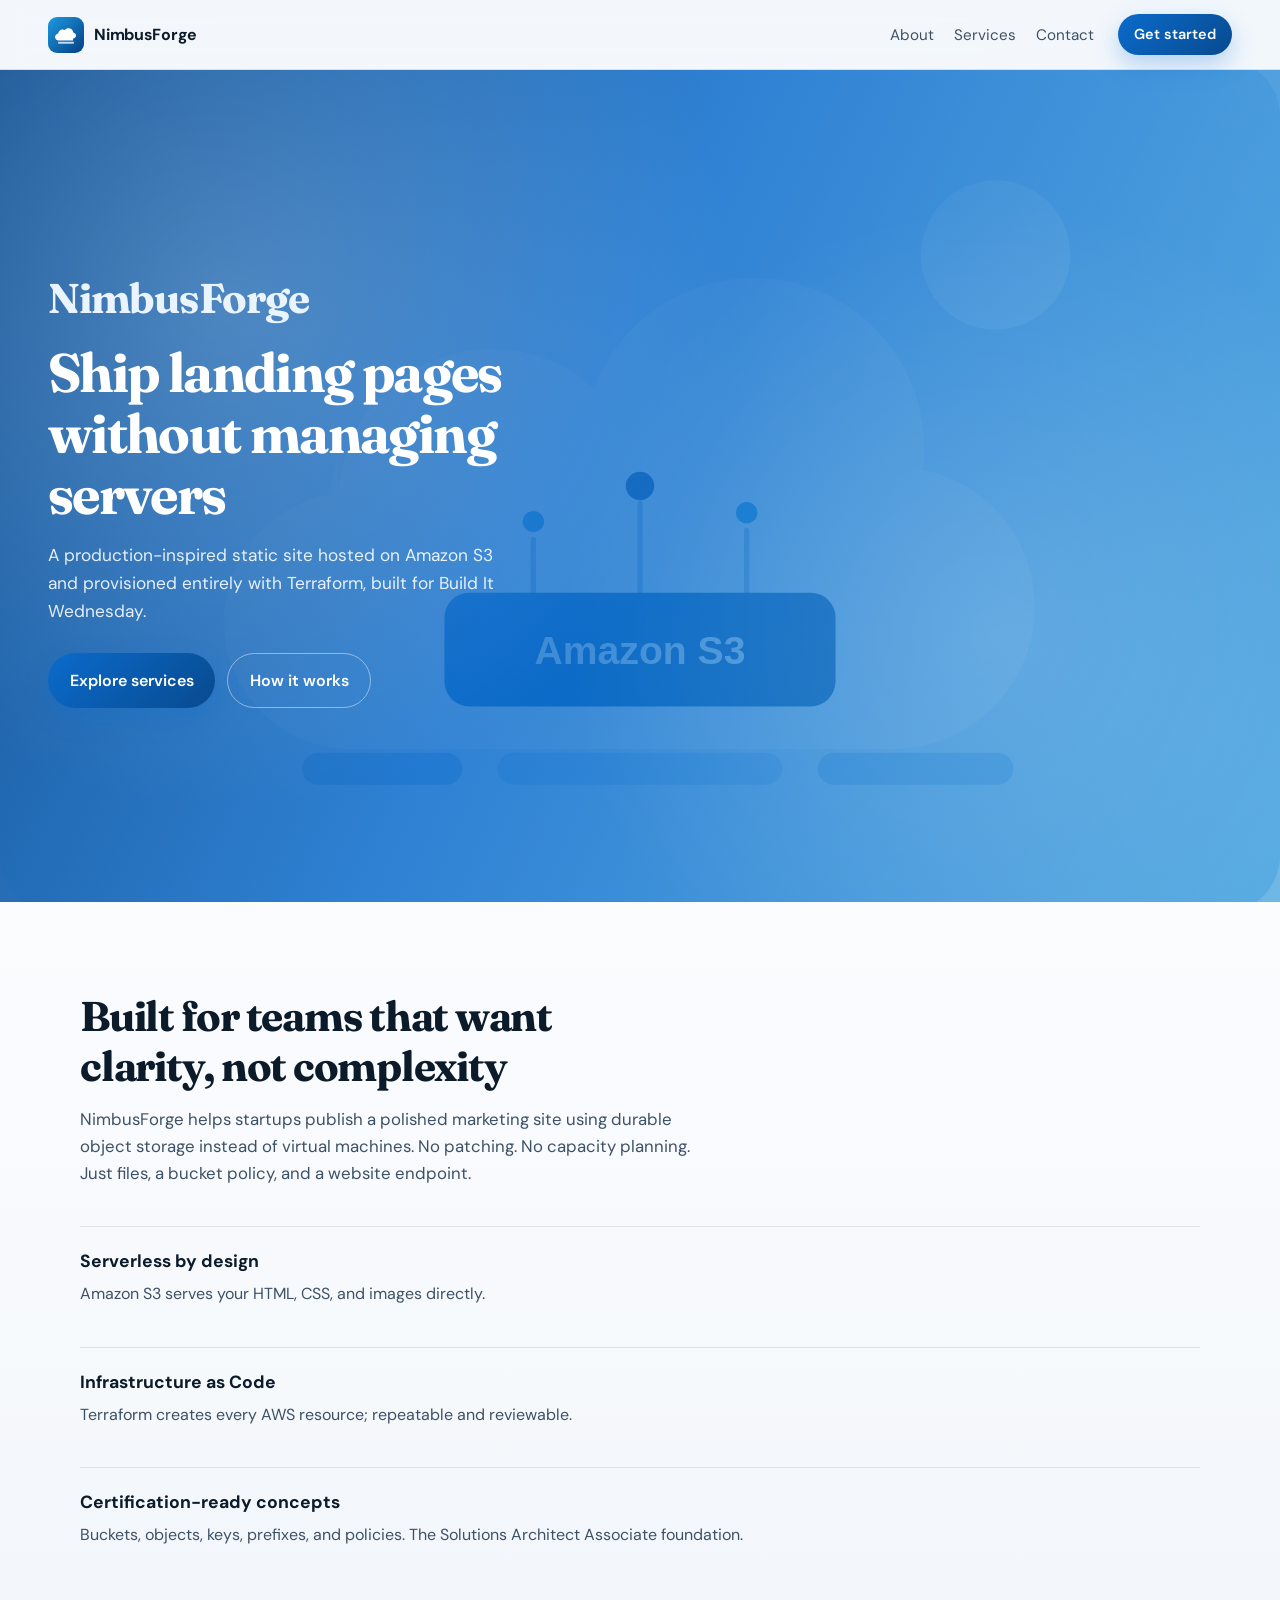
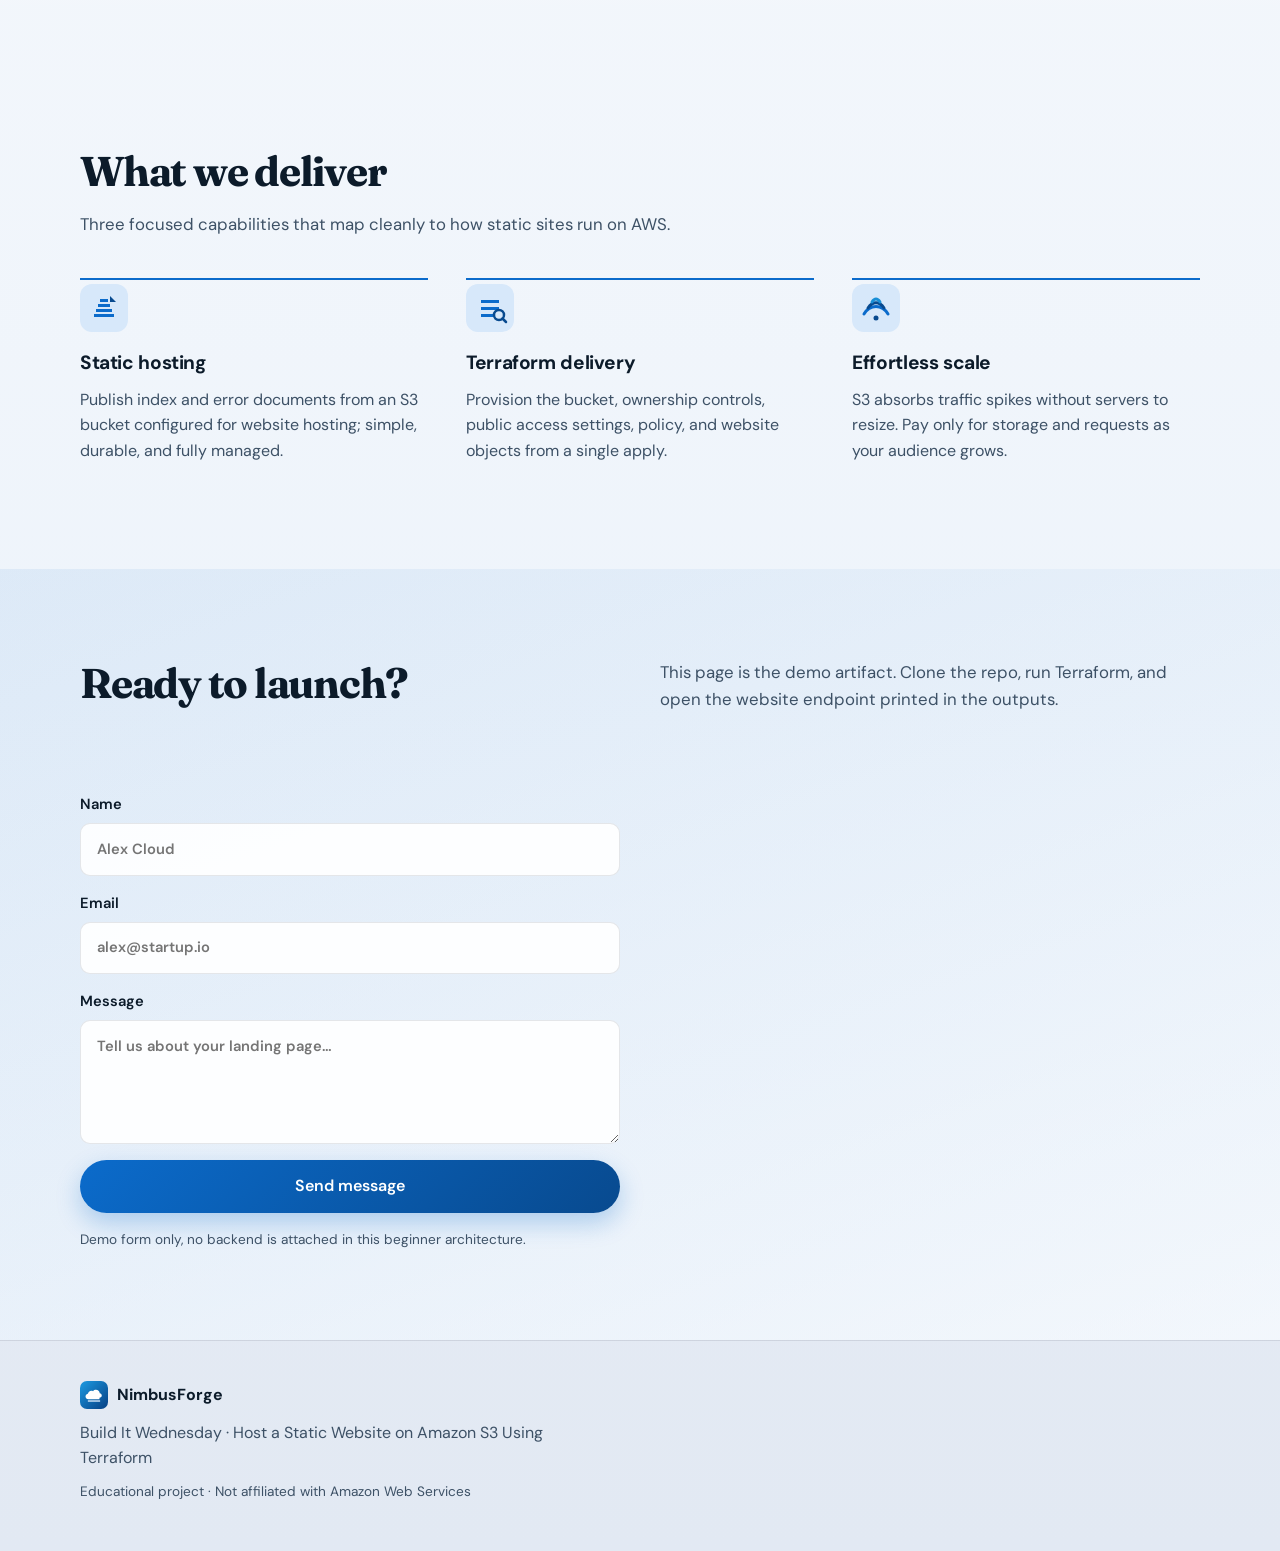
<file: website/index.html>
<!DOCTYPE html>
<html lang="en">
  <head>
    <meta charset="UTF-8" />
    <meta name="viewport" content="width=device-width, initial-scale=1.0" />
    <meta
      name="description"
      content="NimbusForge, cloud landing pages delivered with Amazon S3 and Terraform."
    />
    <title>NimbusForge, Static Sites on Amazon S3</title>
    <link rel="preconnect" href="https://fonts.googleapis.com" />
    <link rel="preconnect" href="https://fonts.gstatic.com" crossorigin />
    <link
      href="https://fonts.googleapis.com/css2?family=DM+Sans:ital,opsz,wght@0,9..40,400;0,9..40,500;0,9..40,600;0,9..40,700;1,9..40,400&family=Fraunces:opsz,wght@9..144,600;9..144,700&display=swap"
      rel="stylesheet"
    />
    <link rel="stylesheet" href="styles.css" />
    <link rel="icon" href="assets/favicon.svg" type="image/svg+xml" />
  </head>
  <body>
    <header class="site-header">
      <a class="brand" href="#top" aria-label="NimbusForge home">
        <img src="assets/logo.svg" alt="" width="36" height="36" />
        <span>NimbusForge</span>
      </a>
      <nav class="site-nav" aria-label="Primary">
        <a href="#about">About</a>
        <a href="#services">Services</a>
        <a href="#contact">Contact</a>
      </nav>
      <a class="btn btn-small" href="#contact">Get started</a>
    </header>

    <main id="top">
      <section class="hero" aria-labelledby="hero-title">
        <div class="hero-atmosphere" aria-hidden="true"></div>
        <div class="hero-content">
          <p class="brand-mark">NimbusForge</p>
          <h1 id="hero-title">Ship landing pages without managing servers</h1>
          <p class="hero-lead">
            A production-inspired static site hosted on Amazon S3 and provisioned
            entirely with Terraform, built for Build It Wednesday.
          </p>
          <div class="hero-actions">
            <a class="btn" href="#services">Explore services</a>
            <a class="btn btn-ghost" href="#about">How it works</a>
          </div>
        </div>
      </section>

      <section id="about" class="section about" aria-labelledby="about-title">
        <div class="section-inner">
          <h2 id="about-title">Built for teams that want clarity, not complexity</h2>
          <p class="section-lead">
            NimbusForge helps startups publish a polished marketing site using
            durable object storage instead of virtual machines. No patching. No
            capacity planning. Just files, a bucket policy, and a website endpoint.
          </p>
          <ul class="about-points">
            <li>
              <strong>Serverless by design</strong>
              <span>Amazon S3 serves your HTML, CSS, and images directly.</span>
            </li>
            <li>
              <strong>Infrastructure as Code</strong>
              <span>Terraform creates every AWS resource; repeatable and reviewable.</span>
            </li>
            <li>
              <strong>Certification-ready concepts</strong>
              <span>Buckets, objects, keys, prefixes, and policies. The Solutions Architect Associate foundation.</span>
            </li>
          </ul>
        </div>
      </section>

      <section id="services" class="section services" aria-labelledby="services-title">
        <div class="section-inner">
          <h2 id="services-title">What we deliver</h2>
          <p class="section-lead">
            Three focused capabilities that map cleanly to how static sites run on AWS.
          </p>
          <div class="service-list">
            <article class="service">
              <img src="assets/icon-host.svg" alt="" width="48" height="48" />
              <h3>Static hosting</h3>
              <p>
                Publish index and error documents from an S3 bucket configured for
                website hosting; simple, durable, and fully managed.
              </p>
            </article>
            <article class="service">
              <img src="assets/icon-iac.svg" alt="" width="48" height="48" />
              <h3>Terraform delivery</h3>
              <p>
                Provision the bucket, ownership controls, public access settings,
                policy, and website objects from a single apply.
              </p>
            </article>
            <article class="service">
              <img src="assets/icon-scale.svg" alt="" width="48" height="48" />
              <h3>Effortless scale</h3>
              <p>
                S3 absorbs traffic spikes without servers to resize. Pay only for
                storage and requests as your audience grows.
              </p>
            </article>
          </div>
        </div>
      </section>

      <section id="contact" class="section contact" aria-labelledby="contact-title">
        <div class="section-inner contact-inner">
          <h2 id="contact-title">Ready to launch?</h2>
          <p class="section-lead">
            This page is the demo artifact. Clone the repo, run Terraform, and open
            the website endpoint printed in the outputs.
          </p>
          <form class="contact-form" action="#contact" method="get">
            <label>
              Name
              <input type="text" name="name" placeholder="Alex Cloud" required />
            </label>
            <label>
              Email
              <input type="email" name="email" placeholder="alex@startup.io" required />
            </label>
            <label>
              Message
              <textarea name="message" rows="4" placeholder="Tell us about your landing page…" required></textarea>
            </label>
            <button class="btn" type="submit">Send message</button>
            <p class="form-note">
              Demo form only, no backend is attached in this beginner architecture.
            </p>
          </form>
        </div>
      </section>
    </main>

    <footer class="site-footer">
      <div class="footer-inner">
        <div class="footer-brand">
          <img src="assets/logo.svg" alt="" width="28" height="28" />
          <span>NimbusForge</span>
        </div>
        <p>
          Build It Wednesday · Host a Static Website on Amazon S3 Using Terraform
        </p>
        <p class="footer-meta">
          Educational project · Not affiliated with Amazon Web Services
        </p>
      </div>
    </footer>

    <script>
      /* Lightweight entrance motion; no framework required */
      const reveal = document.querySelectorAll(".about-points li, .service, .contact-form");
      const observer = new IntersectionObserver(
        (entries) => {
          entries.forEach((entry) => {
            if (entry.isIntersecting) {
              entry.target.classList.add("is-visible");
              observer.unobserve(entry.target);
            }
          });
        },
        { threshold: 0.15 }
      );
      reveal.forEach((el) => observer.observe(el));
    </script>
  </body>
</html>
</file>
<file: website/styles.css>
/* =============================================================================
   NimbusForge — Build It Wednesday static site
   Theme: cloud / AWS-inspired blue / minimal / professional
   Pure CSS — no frameworks
   ============================================================================= */

:root {
  --ink: #0c1b2a;
  --ink-soft: #3d5166;
  --paper: #f5f8fc;
  --sky: #0b6bcb;
  --sky-deep: #084a8f;
  --sky-mist: #d7e8fa;
  --horizon: #1a8fd6;
  --cloud: #ffffff;
  --line: rgba(12, 27, 42, 0.1);
  --shadow: 0 24px 60px rgba(8, 74, 143, 0.14);
  --radius: 14px;
  --font-display: "Fraunces", Georgia, serif;
  --font-body: "DM Sans", "Segoe UI", sans-serif;
  --max: 1120px;
}

*,
*::before,
*::after {
  box-sizing: border-box;
}

html {
  scroll-behavior: smooth;
}

body {
  margin: 0;
  font-family: var(--font-body);
  color: var(--ink);
  background:
    radial-gradient(1200px 600px at 10% -10%, #cfe4fb 0%, transparent 55%),
    radial-gradient(900px 500px at 100% 0%, #e8f3ff 0%, transparent 45%),
    linear-gradient(180deg, #eef5fc 0%, var(--paper) 35%, #e9f1fa 100%);
  line-height: 1.6;
  min-height: 100vh;
}

img {
  max-width: 100%;
  display: block;
}

a {
  color: inherit;
  text-decoration: none;
}

/* ----- Header ----- */

.site-header {
  position: sticky;
  top: 0;
  z-index: 20;
  display: flex;
  align-items: center;
  gap: 1.5rem;
  padding: 0.9rem clamp(1.25rem, 4vw, 3rem);
  background: rgba(245, 248, 252, 0.82);
  backdrop-filter: blur(12px);
  border-bottom: 1px solid var(--line);
}

.brand {
  display: inline-flex;
  align-items: center;
  gap: 0.65rem;
  font-weight: 700;
  letter-spacing: -0.02em;
}

.brand img {
  flex-shrink: 0;
}

.site-nav {
  display: flex;
  gap: 1.25rem;
  margin-left: auto;
  font-size: 0.95rem;
  color: var(--ink-soft);
}

.site-nav a:hover {
  color: var(--sky-deep);
}

.btn {
  display: inline-flex;
  align-items: center;
  justify-content: center;
  padding: 0.85rem 1.35rem;
  border-radius: 999px;
  border: 0;
  background: linear-gradient(135deg, var(--sky) 0%, var(--sky-deep) 100%);
  color: var(--cloud);
  font: inherit;
  font-weight: 600;
  cursor: pointer;
  transition: transform 180ms ease, box-shadow 180ms ease;
  box-shadow: 0 10px 24px rgba(11, 107, 203, 0.28);
}

.btn:hover {
  transform: translateY(-2px);
  box-shadow: 0 14px 28px rgba(11, 107, 203, 0.34);
}

.btn-small {
  padding: 0.55rem 1rem;
  font-size: 0.9rem;
}

.btn-ghost {
  background: transparent;
  color: var(--sky-deep);
  box-shadow: none;
  border: 1px solid rgba(11, 107, 203, 0.35);
}

.btn-ghost:hover {
  background: rgba(11, 107, 203, 0.06);
  box-shadow: none;
}

/* ----- Hero: one composition, brand-first, full-bleed atmosphere ----- */

.hero {
  position: relative;
  min-height: calc(100vh - 68px);
  display: flex;
  align-items: center;
  padding: clamp(3rem, 10vh, 6rem) clamp(1.25rem, 4vw, 3rem);
  overflow: hidden;
}

.hero-atmosphere {
  position: absolute;
  inset: 0;
  background:
    linear-gradient(115deg, rgba(8, 74, 143, 0.94) 0%, rgba(11, 107, 203, 0.82) 45%, rgba(26, 143, 214, 0.62) 100%),
    url("assets/hero-cloud.svg") right center / cover no-repeat;
  z-index: 0;
}

.hero-atmosphere::after {
  content: "";
  position: absolute;
  inset: 0;
  background:
    radial-gradient(circle at 18% 28%, rgba(255, 255, 255, 0.2), transparent 42%),
    radial-gradient(circle at 78% 68%, rgba(255, 255, 255, 0.14), transparent 38%);
  animation: drift 14s ease-in-out infinite alternate;
}

.hero-content {
  position: relative;
  z-index: 1;
  max-width: 38rem;
}

.brand-mark {
  margin: 0 0 0.75rem;
  font-family: var(--font-display);
  font-size: clamp(1.75rem, 4vw, 2.6rem);
  font-weight: 700;
  letter-spacing: -0.03em;
  color: #eaf4ff;
  animation: rise 700ms ease both;
}

.hero h1 {
  margin: 0 0 1rem;
  max-width: 14ch;
  font-family: var(--font-display);
  font-size: clamp(2rem, 4.8vw, 3.4rem);
  line-height: 1.12;
  letter-spacing: -0.03em;
  color: #fff;
  animation: rise 800ms ease 80ms both;
}

.hero-lead {
  margin: 0 0 1.75rem;
  max-width: 38ch;
  color: rgba(255, 255, 255, 0.88);
  font-size: 1.08rem;
  animation: rise 900ms ease 140ms both;
}

.hero-actions {
  display: flex;
  flex-wrap: wrap;
  gap: 0.75rem;
  animation: rise 1000ms ease 200ms both;
}

.hero .btn-ghost {
  color: #fff;
  border-color: rgba(255, 255, 255, 0.45);
}

.hero .btn-ghost:hover {
  background: rgba(255, 255, 255, 0.1);
}

/* ----- Shared sections ----- */

.section {
  padding: clamp(4rem, 10vh, 6.5rem) clamp(1.25rem, 4vw, 3rem);
}

.section-inner {
  max-width: var(--max);
  margin: 0 auto;
}

.section h2 {
  margin: 0 0 0.85rem;
  font-family: var(--font-display);
  font-size: clamp(1.8rem, 3.4vw, 2.6rem);
  letter-spacing: -0.03em;
  line-height: 1.2;
  max-width: 18ch;
}

.section-lead {
  margin: 0 0 2.5rem;
  max-width: 52ch;
  color: var(--ink-soft);
  font-size: 1.05rem;
}

/* ----- About ----- */

.about {
  background: linear-gradient(180deg, rgba(255, 255, 255, 0.55), transparent);
}

.about-points {
  list-style: none;
  margin: 0;
  padding: 0;
  display: grid;
  gap: 1.25rem;
}

.about-points li {
  display: grid;
  gap: 0.35rem;
  padding: 1.25rem 0;
  border-top: 1px solid var(--line);
  opacity: 0;
  transform: translateY(18px);
  transition: opacity 500ms ease, transform 500ms ease;
}

.about-points li.is-visible {
  opacity: 1;
  transform: none;
}

.about-points strong {
  font-size: 1.1rem;
}

.about-points span {
  color: var(--ink-soft);
}

/* ----- Services (interaction-friendly rows, not card-heavy chrome) ----- */

.service-list {
  display: grid;
  grid-template-columns: repeat(3, 1fr);
  gap: clamp(1.5rem, 3vw, 2.5rem);
}

.service {
  padding: 0.25rem 0 1rem;
  border-top: 2px solid var(--sky);
  opacity: 0;
  transform: translateY(18px);
  transition: opacity 500ms ease, transform 500ms ease;
}

.service.is-visible {
  opacity: 1;
  transform: none;
}

.service img {
  margin-bottom: 1rem;
}

.service h3 {
  margin: 0 0 0.5rem;
  font-size: 1.2rem;
  letter-spacing: -0.02em;
}

.service p {
  margin: 0;
  color: var(--ink-soft);
}

/* ----- Contact ----- */

.contact {
  background:
    linear-gradient(160deg, rgba(11, 107, 203, 0.08), rgba(255, 255, 255, 0.4));
}

.contact-inner {
  display: grid;
  grid-template-columns: 1fr 1fr;
  gap: 2.5rem;
  align-items: start;
}

.contact-form {
  display: grid;
  gap: 1rem;
  opacity: 0;
  transform: translateY(18px);
  transition: opacity 500ms ease, transform 500ms ease;
}

.contact-form.is-visible {
  opacity: 1;
  transform: none;
}

.contact-form label {
  display: grid;
  gap: 0.4rem;
  font-size: 0.92rem;
  font-weight: 600;
}

.contact-form input,
.contact-form textarea {
  width: 100%;
  padding: 0.85rem 1rem;
  border: 1px solid var(--line);
  border-radius: 10px;
  background: rgba(255, 255, 255, 0.9);
  font: inherit;
  color: var(--ink);
}

.contact-form input:focus,
.contact-form textarea:focus {
  outline: 2px solid rgba(11, 107, 203, 0.35);
  border-color: var(--sky);
}

.form-note {
  margin: 0;
  font-size: 0.85rem;
  color: var(--ink-soft);
  font-weight: 400;
}

/* ----- Footer ----- */

.site-footer {
  padding: 2.5rem clamp(1.25rem, 4vw, 3rem) 3rem;
  border-top: 1px solid var(--line);
  background: rgba(12, 27, 42, 0.03);
}

.footer-inner {
  max-width: var(--max);
  margin: 0 auto;
  display: grid;
  gap: 0.65rem;
}

.footer-brand {
  display: inline-flex;
  align-items: center;
  gap: 0.55rem;
  font-weight: 700;
}

.site-footer p {
  margin: 0;
  color: var(--ink-soft);
  max-width: 48ch;
}

.footer-meta {
  font-size: 0.85rem;
}

/* ----- Error page ----- */

.error-page {
  min-height: 100vh;
  display: grid;
  place-items: center;
  padding: 2rem;
}

.error-panel {
  text-align: center;
  max-width: 32rem;
}

.error-panel h1 {
  font-family: var(--font-display);
  letter-spacing: -0.03em;
}

.error-panel .brand-mark {
  color: var(--sky-deep);
}

.error-panel p {
  color: var(--ink-soft);
}

.error-panel .btn {
  margin-top: 0.5rem;
}

/* ----- Motion ----- */

@keyframes rise {
  from {
    opacity: 0;
    transform: translateY(18px);
  }
  to {
    opacity: 1;
    transform: none;
  }
}

@keyframes drift {
  from {
    transform: translate3d(0, 0, 0) scale(1);
  }
  to {
    transform: translate3d(-2%, 1.5%, 0) scale(1.03);
  }
}

@media (prefers-reduced-motion: reduce) {
  html {
    scroll-behavior: auto;
  }

  *,
  *::before,
  *::after {
    animation: none !important;
    transition: none !important;
  }

  .about-points li,
  .service,
  .contact-form {
    opacity: 1;
    transform: none;
  }
}

/* ----- Responsive ----- */

@media (max-width: 900px) {
  .hero {
    min-height: auto;
    padding-top: 4rem;
    padding-bottom: 4.5rem;
  }

  .hero h1 {
    max-width: 16ch;
  }

  .service-list,
  .contact-inner {
    grid-template-columns: 1fr;
  }
}

@media (max-width: 700px) {
  .site-nav {
    display: none;
  }

  .site-header .btn-small {
    margin-left: auto;
  }
}
</file>
